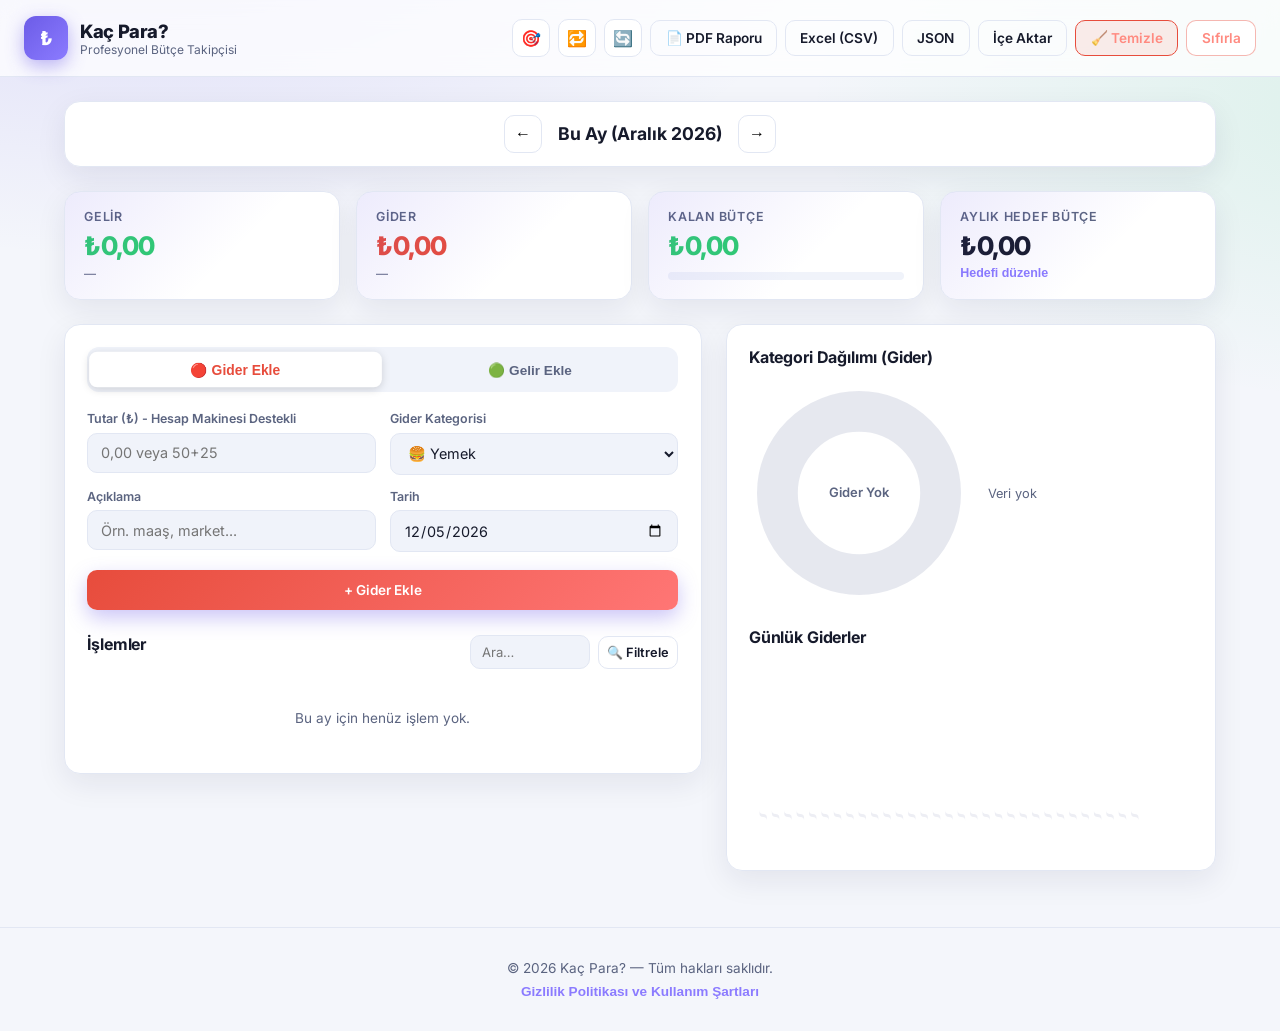
<file: kac-para/index.html>
<!DOCTYPE html>
<html lang="tr">
<head>
  <meta charset="UTF-8" />
  <meta name="viewport" content="width=device-width, initial-scale=1.0, maximum-scale=1.0, user-scalable=no" />
  <title>Kaç Para? — Profesyonel Bütçe Takipçisi</title>
  
  <meta name="theme-color" content="#0f1220" />
  <meta name="mobile-web-app-capable" content="yes" />
  <meta name="apple-mobile-web-app-status-bar-style" content="black-translucent" />
  
  <link rel="icon" type="image/png" href="icon-192.png" />
  <link rel="apple-touch-icon" href="icon-192.png" />
  <link rel="manifest" href="manifest.json" />

  <link rel="preconnect" href="https://fonts.googleapis.com" />
  <link rel="preconnect" href="https://fonts.gstatic.com" crossorigin />
  <link href="https://fonts.googleapis.com/css2?family=Inter:wght@400;500;600;700;800&display=swap" rel="stylesheet" />
  <link rel="stylesheet" href="style.css" />
</head>
<body>
  <header class="topbar">
    <div class="brand">
      <div class="brand-icon">₺</div>
      <div>
        <h1>Kaç Para?</h1>
        <p class="brand-sub">Profesyonel Bütçe Takipçisi</p>
      </div>
    </div>
    <div class="topbar-actions">
      <button id="limitsBtn" class="icon-btn" title="Kategori Limitleri">🎯</button>
      <button id="recurringBtn" class="icon-btn" title="Tekrarlayan Ödemeler">🔁</button>
      <button id="themeToggle" class="icon-btn" title="Tema (Otomatik/Karanlık/Aydınlık)">🔄</button>
      <button id="exportPdfBtn" class="btn btn-ghost">📄 PDF Raporu</button>
      <button id="exportCsvBtn" class="btn btn-ghost">Excel (CSV)</button>
      <button id="exportBtn" class="btn btn-ghost">JSON</button>
      <label class="btn btn-ghost">
        İçe Aktar
        <input type="file" id="importInput" accept="application/json" hidden />
      </label>
      <button id="cleanupBtn" class="btn btn-danger" style="background: rgba(231,76,60,0.1); border: 1px solid var(--red);" title="Eski verileri temizle">🧹 Temizle</button>
      <button id="resetBtn" class="btn btn-danger">Sıfırla</button>
    </div>
  </header>

  <main class="container">
    <div id="installBanner" class="install-banner hidden">
      <p>📱 Bu uygulamayı telefonuna kurmak ister misin?</p>
      <button type="button" id="installBtn" class="btn btn-primary">Hemen Kur</button>
    </div>

    <div class="month-selector">
      <button id="prevMonthBtn" class="icon-btn" title="Önceki Ay">←</button>
      <span id="currentMonthLabel">Bu Ay</span>
      <button id="nextMonthBtn" class="icon-btn" title="Sonraki Ay">→</button>
    </div>

    <section class="stats">
      <div class="stat-card">
        <span class="stat-label">Gelir</span>
        <span class="stat-value text-green" id="statIncome">₺0,00</span>
        <span class="stat-hint" id="statIncomeTrend">—</span>
      </div>
      <div class="stat-card">
        <span class="stat-label">Gider</span>
        <span class="stat-value text-red" id="statExpense">₺0,00</span>
        <span class="stat-hint" id="statExpenseTrend">—</span>
      </div>
      <div class="stat-card">
        <span class="stat-label">Kalan Bütçe</span>
        <span class="stat-value" id="statRemaining">₺0,00</span>
        <div class="progress"><div class="progress-bar" id="budgetBar"></div></div>
      </div>
      <div class="stat-card">
        <span class="stat-label">Aylık Hedef Bütçe</span>
        <span class="stat-value" id="statBudget">₺0,00</span>
        <button class="link-btn" id="editBudgetBtn">Hedefi düzenle</button>
      </div>
    </section>

    <section class="grid">
      <div class="panel">
        <div class="type-switch" id="typeSwitch">
          <button type="button" class="switch-btn active" data-type="expense">🔴 Gider Ekle</button>
          <button type="button" class="switch-btn" data-type="income">🟢 Gelir Ekle</button>
        </div>

        <form id="expenseForm" class="form">
          <div class="form-row">
            <div class="field">
              <label for="amount">Tutar (₺) - Hesap Makinesi Destekli</label>
              <input type="text" id="amount" inputmode="decimal" placeholder="0,00 veya 50+25" autocomplete="off" required />
            </div>
            <div class="field">
              <label for="category" id="categoryLabel">Kategori</label>
              <select id="category" required></select>
            </div>
          </div>
          <div class="form-row">
            <div class="field">
              <label for="note">Açıklama</label>
              <input type="text" id="note" maxlength="60" placeholder="Örn. maaş, market..." autocomplete="off" />
            </div>
            <div class="field">
              <label for="date">Tarih</label>
              <input type="date" id="date" required />
            </div>
          </div>
          <button type="submit" class="btn btn-primary btn-block" id="submitBtn">+ Gider Ekle</button>
        </form>

        <div class="list-header">
          <h2 class="panel-title">İşlemler</h2>
          <div style="display:flex; gap:0.5rem; align-items:center;">
            <input type="search" id="searchInput" class="search" placeholder="Ara…" autocomplete="off" style="max-width: 120px;" />
            <button id="filterToggleBtn" class="btn btn-ghost" style="padding: 0.5rem; font-size: 0.8rem;" title="Filtrele">🔍 Filtrele</button>
          </div>
        </div>

        <div id="filterPanel" class="filter-panel hidden">
          <div class="field">
            <label>İşlem Türü</label>
            <select id="filterType">
              <option value="all">Tümü</option>
              <option value="expense">Sadece Giderler</option>
              <option value="income">Sadece Gelirler</option>
            </select>
          </div>
          <div class="field">
            <label>Sıralama</label>
            <select id="filterSort">
              <option value="date-desc">Tarih (En Yeni)</option>
              <option value="date-asc">Tarih (En Eski)</option>
              <option value="amount-desc">Tutar (En Yüksek)</option>
              <option value="amount-asc">Tutar (En Düşük)</option>
            </select>
          </div>
        </div>

        <ul id="expenseList" class="expense-list"></ul>
        <p id="emptyState" class="empty">Bu ay için henüz işlem yok.</p>
      </div>

      <div class="panel">
        <h2 class="panel-title">Kategori Dağılımı (Gider)</h2>
        <div class="donut-wrap">
          <canvas id="donutChart" width="220" height="220"></canvas>
          <div id="donutLegend" class="donut-legend"></div>
        </div>

        <h2 class="panel-title" style="margin-top:1.5rem">Günlük Giderler</h2>
        <canvas id="barChart" width="400" height="180"></canvas>
      </div>
    </section>
  </main>

  <footer class="footer">
    <p>© 2026 Kaç Para? — Tüm hakları saklıdır.</p>
    <button id="privacyBtn" class="link-btn">Gizlilik Politikası ve Kullanım Şartları</button>
  </footer>

  <!-- MODALLAR -->
  <div id="budgetModal" class="modal" hidden>
    <div class="modal-box">
      <h3>Aylık Hedef Bütçe</h3>
      <p class="modal-desc">Seçili ay için ulaşmak istediğin hedefi belirle.</p>
      <input type="number" id="budgetInput" min="0" step="100" placeholder="Örn. 5000" />
      <div class="modal-actions">
        <button type="button" class="btn btn-ghost" id="budgetCancel">İptal</button>
        <button type="button" class="btn btn-primary" id="budgetSave">Kaydet</button>
      </div>
    </div>
  </div>

  <div id="recurringModal" class="modal" hidden>
    <div class="modal-box" style="width: min(92vw, 500px);">
      <h3>🔁 Tekrarlayan Ödemeler</h3>
      <p class="modal-desc">Her ay otomatik olarak harcamalara eklenecek sabit giderler.</p>
      <form id="recurringForm" class="form" style="margin-bottom: 1rem;">
        <div class="form-row">
          <div class="field">
            <label>Açıklama</label>
            <input type="text" id="recName" placeholder="Örn. Netflix, Kira" required autocomplete="off" />
          </div>
          <div class="field">
            <label>Tutar (₺)</label>
            <input type="number" id="recAmount" min="1" step="1" placeholder="0" required />
          </div>
        </div>
        <div class="form-row">
          <div class="field">
            <label>Kategori</label>
            <select id="recCategory" required></select>
          </div>
          <div class="field">
            <label>Her ayın kaçında?</label>
            <input type="number" id="recDay" min="1" max="31" value="1" required />
          </div>
        </div>
        <button type="submit" class="btn btn-primary btn-block" style="background: var(--primary);">+ Ekle</button>
      </form>
      <ul id="recurringList" class="expense-list" style="max-height: 200px; margin-top: 0;"></ul>
      <p id="emptyRecurring" class="empty" style="padding: 1rem 0;">Henüz tekrarlayan ödeme yok.</p>
      <div class="modal-actions" style="margin-top: 1rem;">
        <button type="button" class="btn btn-ghost btn-block" id="recurringClose">Kapat</button>
      </div>
    </div>
  </div>

  <div id="limitsModal" class="modal" hidden>
    <div class="modal-box" style="width: min(92vw, 500px);">
      <h3>🎯 Kategori Limitleri</h3>
      <p class="modal-desc">Belirli bir kategori için aylık harcama limiti koy. Aşarsan uyarı verir.</p>
      <form id="limitsForm" class="form" style="margin-bottom: 1rem;">
        <div class="form-row">
          <div class="field">
            <label>Kategori</label>
            <select id="limitCategory" required></select>
          </div>
          <div class="field">
            <label>Limit (₺)</label>
            <input type="number" id="limitAmount" min="1" step="1" placeholder="Örn. 3000" required />
          </div>
        </div>
        <button type="submit" class="btn btn-primary btn-block" style="background: var(--primary);">+ Limit Ekle</button>
      </form>
      <ul id="limitsList" class="expense-list" style="max-height: 200px; margin-top: 0;"></ul>
      <p id="emptyLimits" class="empty" style="padding: 1rem 0;">Henüz limit yok.</p>
      <div class="modal-actions" style="margin-top: 1rem;">
        <button type="button" class="btn btn-ghost btn-block" id="limitsClose">Kapat</button>
      </div>
    </div>
  </div>

  <div id="cleanupModal" class="modal" hidden>
    <div class="modal-box">
      <h3>🧹 Veri Temizliği</h3>
      <p class="modal-desc">Uygulamayı şişiren eski verileri tek tıkla temizleyin.</p>
      <div class="field" style="margin-bottom: 1rem;">
        <label>Ne kadarlık veri silinsin?</label>
        <select id="cleanupRange">
          <option value="1">1 aydan eski verileri sil</option>
          <option value="3">3 aydan eski verileri sil</option>
          <option value="6">6 aydan eski verileri sil</option>
          <option value="12">1 yıldan eski verileri sil</option>
        </select>
      </div>
      <div class="modal-actions" style="margin-top: 1rem;">
        <button type="button" class="btn btn-ghost" id="cleanupCancel">İptal</button>
        <button type="button" class="btn btn-danger" id="cleanupConfirm" style="background: var(--red); border: none;">Temizle</button>
      </div>
    </div>
  </div>

  <!-- GİZLİLİK POLİTİKASI MODAL -->
  <div id="privacyModal" class="modal" hidden>
    <div class="modal-box" style="width: min(92vw, 600px); max-height: 80vh; overflow-y: auto;">
      <h3>Gizlilik Politikası ve Kullanım Şartları</h3>
      <p class="modal-desc" style="margin-top: 1rem;">
        <strong>1. Veri Saklama:</strong> "Kaç Para?" uygulamasına girdiğiniz tüm finansal veriler (gelir, gider, bütçe vb.) sadece <strong>kendi tarayıcınızın yerel hafızasında (localStorage)</strong> saklanır. Hiçbir sunucuya, veritabanına veya üçüncü şahsa gönderilmez, kaydedilmez.
      </p>
      <p class="modal-desc">
        <strong>2. Çerezler:</strong> Uygulama, deneyiminizi iyileştirmek için herhangi bir takip çerezi kullanmaz.
      </p>
      <p class="modal-desc">
        <strong>3. Veri Kaybı:</strong> Tarayıcı verilerinizi (geçmiş, çerezler vb.) temizlerseniz veya uygulamayı silerseniz, bütçe verileriniz de kalıcı olarak silinir. Verilerinizi kaybetmemek için sağ üstteki "JSON" butonu ile yedek almanız önerilir.
      </p>
      <p class="modal-desc">
        <strong>4. Sorumluluk:</strong> Bu uygulama tamamen ücretsiz ve açık kaynaklı bir araçtır. Finansal kararlarınızdan doğacak sonuçlardan kullanıcı sorumludur.
      </p>
      <div class="modal-actions" style="margin-top: 1rem;">
        <button type="button" class="btn btn-primary btn-block" id="privacyClose">Anladım, Kapat</button>
      </div>
    </div>
  </div>

  <!-- GİZLİ PDF RAPOR ŞABLONU -->
  <div id="pdfTemplate" class="pdf-container" hidden>
    <div class="pdf-header">
      <h1>Kaç Para? — Bütçe Raporu</h1>
      <p id="pdfMonthLabel">Kasım 2026</p>
    </div>
    <div class="pdf-summary">
      <div><strong>Gelir:</strong> <span id="pdfIncome">0</span></div>
      <div><strong>Gider:</strong> <span id="pdfExpense">0</span></div>
      <div><strong>Kalan:</strong> <span id="pdfRemaining">0</span></div>
    </div>
    <table class="pdf-table">
      <thead>
        <tr>
          <th>Tarih</th>
          <th>Tür</th>
          <th>Kategori</th>
          <th>Açıklama</th>
          <th style="text-align: right;">Tutar</th>
        </tr>
      </thead>
      <tbody id="pdfTableBody"></tbody>
    </table>
  </div>

  <div id="toast" class="toast" hidden></div>
  <script src="script.js"></script>
</body>
</html>
</file>
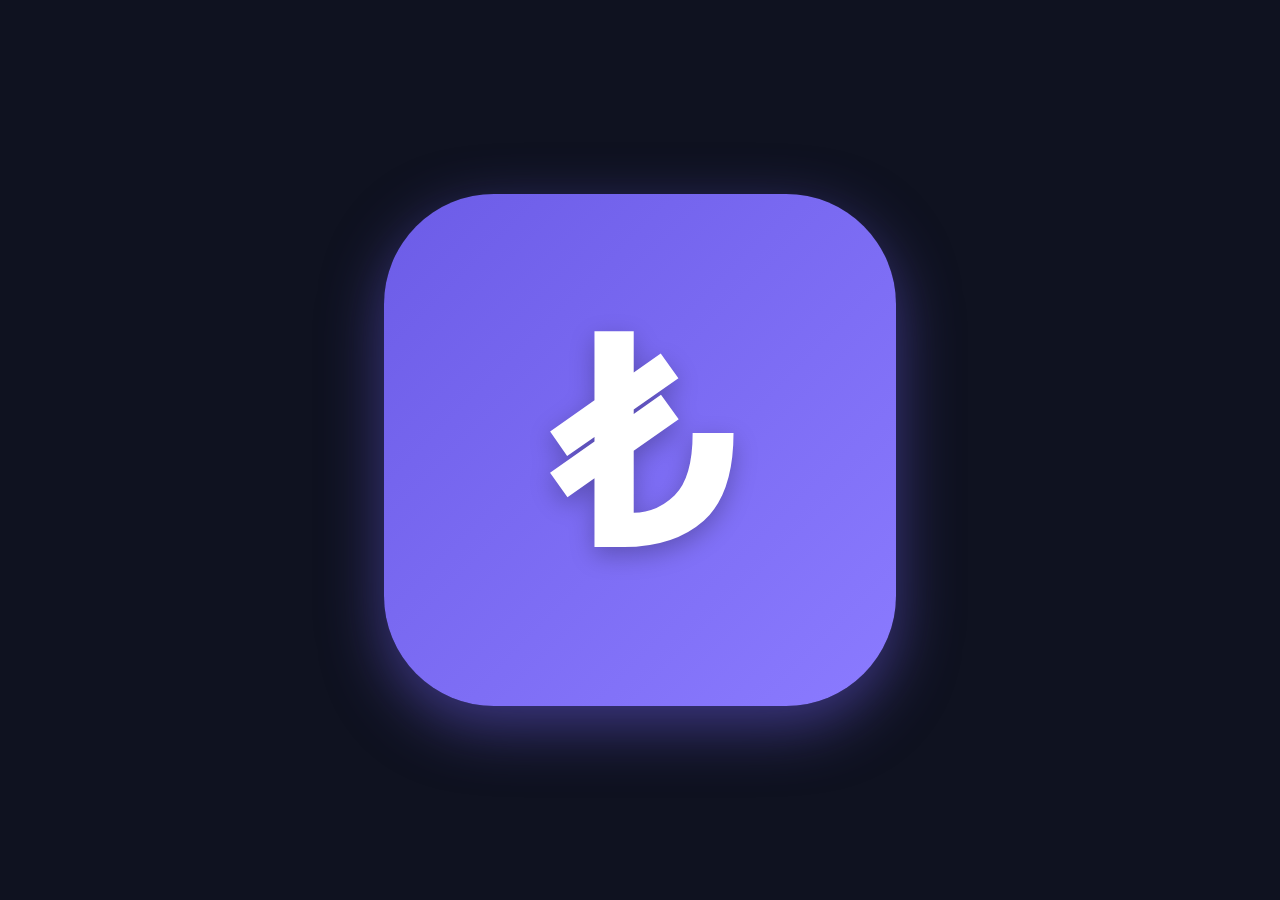
<file: kac-para/logo.html>
<!DOCTYPE html>
<html lang="tr">
<head>
  <meta charset="UTF-8" />
  <title>Kaç Para? Logo</title>
  <style>
    body {
      background: #0f1220;
      display: flex;
      align-items: center;
      justify-content: center;
      height: 100vh;
      margin: 0;
      font-family: 'Inter', sans-serif;
    }
    .logo {
      width: 512px;
      height: 512px;
      background: linear-gradient(135deg, #6c5ce7, #8b7bff);
      border-radius: 110px;
      display: flex;
      align-items: center;
      justify-content: center;
      box-shadow: 0 20px 60px rgba(108, 92, 231, 0.5);
    }
    .logo span {
      font-size: 280px;
      font-weight: 800;
      color: #fff;
      text-shadow: 0 8px 24px rgba(0, 0, 0, 0.25);
      font-family: Arial, sans-serif;
      line-height: 1;
    }
  </style>
</head>
<body>
  <div class="logo" id="logo">
    <span>₺</span>
  </div>

  <script>
    // PNG olarak indirme butonu (opsiyonel)
    document.getElementById('logo').addEventListener('click', () => {
      const canvas = document.createElement('canvas');
      canvas.width = 512;
      canvas.height = 512;
      const ctx = canvas.getContext('2d');

      // Arka plan gradyanı
      const grad = ctx.createLinearGradient(0, 0, 512, 512);
      grad.addColorStop(0, '#6c5ce7');
      grad.addColorStop(1, '#8b7bff');
      ctx.fillStyle = grad;
      // Yuvarlatılmış kare
      roundRect(ctx, 0, 0, 512, 512, 110);
      ctx.fill();

      // ₺ sembolü
      ctx.fillStyle = '#fff';
      ctx.font = '800 280px Arial, sans-serif';
      ctx.textAlign = 'center';
      ctx.textBaseline = 'middle';
      ctx.fillText('₺', 256, 270);

      // İndir
      const link = document.createElement('a');
      link.download = 'icon-512.png';
      link.href = canvas.toDataURL('image/png');
      link.click();
    });

    function roundRect(ctx, x, y, w, h, r) {
      ctx.beginPath();
      ctx.moveTo(x + r, y);
      ctx.arcTo(x + w, y, x + w, y + h, r);
      ctx.arcTo(x + w, y + h, x, y + h, r);
      ctx.arcTo(x, y + h, x, y, r);
      ctx.arcTo(x, y, x + w, y, r);
      ctx.closePath();
    }
  </script>
</body>
</html>
</file>
<file: kac-para/style.css>
:root {
  --bg: #0f1220;
  --bg-soft: #171b2e;
  --panel: #1c2138;
  --panel-2: #232a45;
  --text: #eef1ff;
  --muted: #9aa3c0;
  --border: #2a3150;
  --primary: #6c5ce7;
  --primary-2: #8b7bff;
  --green: #2ecc71;
  --yellow: #f1c40f;
  --red: #e74c3c;
  --radius: 16px;
  --shadow: 0 10px 30px rgba(0,0,0,.35);
  --font: 'Inter', system-ui, -apple-system, sans-serif;
}

[data-theme="light"] {
  --bg: #f4f6fb;
  --bg-soft: #ffffff;
  --panel: #ffffff;
  --panel-2: #f0f3fa;
  --text: #161a2b;
  --muted: #5b6480;
  --border: #e2e7f3;
  --shadow: 0 10px 30px rgba(20,30,60,.08);
}

* { box-sizing: border-box; margin: 0; padding: 0; }

body {
  font-family: var(--font);
  background: radial-gradient(1200px 600px at 10% -10%, rgba(108,92,231,.18), transparent 60%),
              radial-gradient(1000px 500px at 110% 10%, rgba(46,204,113,.12), transparent 60%),
              var(--bg);
  color: var(--text);
  min-height: 100vh;
  transition: background .3s, color .3s;
  overflow-x: hidden;
}

@keyframes slideUp {
  from { opacity: 0; transform: translateY(15px); }
  to { opacity: 1; transform: translateY(0); }
}
@keyframes fadeIn {
  from { opacity: 0; }
  to { opacity: 1; }
}
@keyframes popIn {
  0% { opacity: 0; transform: scale(0.95); }
  100% { opacity: 1; transform: scale(1); }
}
@keyframes pulseGlow {
  0% { box-shadow: 0 0 0 0 rgba(231, 76, 60, 0.4); }
  70% { box-shadow: 0 0 0 6px rgba(231, 76, 60, 0); }
  100% { box-shadow: 0 0 0 0 rgba(231, 76, 60, 0); }
}

.topbar {
  display: flex;
  justify-content: space-between;
  align-items: center;
  gap: 1rem;
  padding: 1rem 1.5rem;
  background: rgba(23,27,46,.7);
  backdrop-filter: blur(12px);
  border-bottom: 1px solid var(--border);
  position: sticky;
  top: 0;
  z-index: 20;
  flex-wrap: wrap;
  animation: fadeIn 0.5s ease;
}
[data-theme="light"] .topbar { background: rgba(255,255,255,.75); }

.brand { display: flex; align-items: center; gap: .75rem; }
.brand-icon {
  width: 44px; height: 44px;
  display: grid; place-items: center;
  border-radius: 12px;
  background: linear-gradient(135deg, var(--primary), var(--primary-2));
  font-weight: 800; font-size: 1.2rem; color: #fff;
  box-shadow: 0 6px 18px rgba(108,92,231,.45);
  transition: transform 0.3s ease;
}
.brand:hover .brand-icon { transform: rotate(-10deg) scale(1.05); }
.brand h1 { font-size: 1.15rem; font-weight: 800; letter-spacing: -.02em; }
.brand-sub { font-size: .75rem; color: var(--muted); }
.topbar-actions { display: flex; gap: .5rem; flex-wrap: wrap; align-items: center; }

.btn {
  border: 1px solid var(--border);
  background: var(--panel);
  color: var(--text);
  padding: .55rem .9rem;
  border-radius: 10px;
  font: inherit;
  font-size: .85rem;
  font-weight: 600;
  cursor: pointer;
  transition: all .2s cubic-bezier(0.4, 0, 0.2, 1);
  display: inline-flex; align-items: center; gap: .4rem;
}
.btn:hover { transform: translateY(-2px); border-color: var(--primary); box-shadow: 0 4px 12px rgba(0,0,0,0.1); }
.btn:active { transform: translateY(0); }
.btn-primary {
  background: linear-gradient(135deg, var(--primary), var(--primary-2));
  border: none; color: #fff;
  box-shadow: 0 8px 20px rgba(108,92,231,.35);
}
.btn-primary:hover { filter: brightness(1.1); box-shadow: 0 10px 25px rgba(108,92,231,.5); }
.btn-danger { color: #ff8a80; border-color: rgba(231,76,60,.4); }
.btn-danger:hover { background: rgba(231,76,60,.12); border-color: var(--red); }
.btn-ghost { background: transparent; }
.btn-block { width: 100%; justify-content: center; padding: .75rem; margin-top: .25rem; }
.icon-btn {
  width: 38px; height: 38px; border-radius: 10px;
  border: 1px solid var(--border); background: var(--panel);
  cursor: pointer; font-size: 1rem;
  display: grid; place-items: center;
  transition: all 0.2s;
}
.icon-btn:hover { border-color: var(--primary); transform: translateY(-2px); }
.link-btn {
  background: none; border: none; color: var(--primary-2);
  font-size: .78rem; cursor: pointer; padding: 0; text-align: left;
  font-weight: 600; transition: color 0.2s;
}
.link-btn:hover { text-decoration: underline; color: var(--primary); }

.container { max-width: 1200px; margin: 0 auto; padding: 1.5rem; }

.stats {
  display: grid;
  grid-template-columns: repeat(4, 1fr);
  gap: 1rem;
  margin-bottom: 1.5rem;
  animation: slideUp 0.5s ease both;
}
.stat-card {
  background: var(--panel);
  border: 1px solid var(--border);
  border-radius: var(--radius);
  padding: 1.1rem 1.2rem;
  display: flex; flex-direction: column; gap: .35rem;
  box-shadow: var(--shadow);
  position: relative; overflow: hidden;
  transition: transform 0.3s ease, box-shadow 0.3s ease;
}
.stat-card:hover { transform: translateY(-4px); box-shadow: 0 15px 35px rgba(0,0,0,0.2); }
.stat-card::before {
  content: ''; position: absolute; inset: 0;
  background: linear-gradient(135deg, rgba(108,92,231,.12), transparent 60%);
  pointer-events: none;
}
.stat-label { font-size: .78rem; color: var(--muted); font-weight: 600; text-transform: uppercase; letter-spacing: .06em; }
.stat-value { font-size: 1.6rem; font-weight: 800; letter-spacing: -.02em; }
.stat-hint { font-size: .75rem; color: var(--muted); }
.progress { height: 8px; background: var(--panel-2); border-radius: 99px; overflow: hidden; margin-top: .35rem; }
.progress-bar { height: 100%; width: 0%; background: var(--green); border-radius: 99px; transition: width 0.8s cubic-bezier(0.4, 0, 0.2, 1), background .3s; }

.grid { display: grid; grid-template-columns: 1.3fr 1fr; gap: 1.5rem; align-items: start; }
.panel {
  background: var(--panel);
  border: 1px solid var(--border);
  border-radius: var(--radius);
  padding: 1.4rem;
  box-shadow: var(--shadow);
  animation: slideUp 0.6s ease both;
}
.panel:nth-child(2) { animation-delay: 0.1s; }
.panel-title { font-size: 1rem; font-weight: 700; margin-bottom: 1rem; letter-spacing: -.01em; }

.form { display: flex; flex-direction: column; gap: .9rem; }
.form-row { display: grid; grid-template-columns: 1fr 1fr; gap: .9rem; }
.field { display: flex; flex-direction: column; gap: .4rem; }
.field label { font-size: .78rem; color: var(--muted); font-weight: 600; }
.field input, .field select, .search, #budgetInput, #recName, #recAmount, #recDay, #limitAmount {
  background: var(--panel-2);
  border: 1px solid var(--border);
  color: var(--text);
  padding: .65rem .8rem;
  border-radius: 10px;
  font: inherit;
  font-size: .9rem;
  outline: none;
  transition: all .2s;
  width: 100%;
}
.field input:focus, .field select:focus, .search:focus, #budgetInput:focus {
  border-color: var(--primary);
  box-shadow: 0 0 0 3px rgba(108,92,231,.2);
  background: var(--panel);
}

/* FİLTRE PANELİ */
.filter-panel {
  display: flex;
  gap: 1rem;
  background: var(--panel-2);
  padding: 1rem;
  border-radius: 10px;
  margin-bottom: 1rem;
  border: 1px solid var(--border);
  animation: slideUp 0.3s ease;
}
.filter-panel .field { flex: 1; margin: 0; }
.filter-panel select { padding: 0.5rem; font-size: 0.8rem; }

.type-switch {
  display: flex;
  gap: 0.5rem;
  margin-bottom: 1.2rem;
  background: var(--panel-2);
  padding: 0.3rem;
  border-radius: 12px;
}
.switch-btn {
  flex: 1;
  padding: 0.6rem;
  border: none;
  background: transparent;
  color: var(--muted);
  font-weight: 600;
  font-size: 0.85rem;
  border-radius: 8px;
  cursor: pointer;
  transition: all 0.3s cubic-bezier(0.4, 0, 0.2, 1);
}
.switch-btn.active {
  background: var(--panel);
  color: var(--text);
  box-shadow: 0 2px 8px rgba(0,0,0,0.15);
  transform: scale(1.02);
}
.switch-btn[data-type="income"].active { color: var(--green); }
.switch-btn[data-type="expense"].active { color: var(--red); }

.text-green { color: var(--green) !important; }
.text-red { color: var(--red) !important; }
.expense-amount.income { color: var(--green) !important; }
.expense-amount.expense { color: var(--red) !important; }

.list-header { display: flex; justify-content: space-between; align-items: center; margin-top: 1.5rem; gap: .75rem; }
.search { max-width: 160px; padding: .5rem .7rem; font-size: .82rem; }
.expense-list { list-style: none; display: flex; flex-direction: column; gap: .5rem; margin-top: 1rem; max-height: 360px; overflow-y: auto; padding-right: .25rem; }
.expense-list::-webkit-scrollbar { width: 6px; }
.expense-list::-webkit-scrollbar-thumb { background: var(--border); border-radius: 99px; }

.expense-item {
  display: flex; align-items: center; gap: .75rem;
  padding: .7rem .8rem;
  background: var(--panel-2);
  border: 1px solid var(--border);
  border-radius: 12px;
  animation: slideUp 0.4s ease both;
  transition: transform 0.2s, background 0.2s;
}
.expense-item:hover {
  transform: translateX(4px);
  background: var(--panel);
  border-color: var(--primary);
}
.expense-emoji { font-size: 1.2rem; }
.expense-info { flex: 1; display: flex; flex-direction: column; gap: .1rem; min-width: 0; }
.expense-note { font-size: .88rem; font-weight: 600; white-space: nowrap; overflow: hidden; text-overflow: ellipsis; }
.expense-meta { font-size: .72rem; color: var(--muted); }
.expense-amount { font-weight: 700; font-size: .95rem; white-space: nowrap; }
.del-btn, .del-limit-btn {
  background: none; border: none; cursor: pointer;
  color: var(--muted); font-size: 1rem; padding: .25rem;
  border-radius: 6px; transition: all .2s;
}
.del-btn:hover, .del-limit-btn:hover { color: var(--red); background: rgba(231,76,60,.12); transform: scale(1.1); }
.empty { text-align: center; color: var(--muted); font-size: .85rem; padding: 1.5rem 0; animation: fadeIn 0.5s ease; }

.limit-warning {
  color: var(--red) !important;
  font-weight: 700;
  animation: pulseGlow 1.5s infinite;
  border-radius: 4px;
}

.donut-wrap { display: flex; align-items: center; gap: 1.2rem; flex-wrap: wrap; }
.donut-legend { display: flex; flex-direction: column; gap: .45rem; flex: 1; min-width: 140px; }
.legend-item { display: flex; align-items: center; gap: .5rem; font-size: .82rem; animation: slideUp 0.3s ease both; }
.legend-dot { width: 10px; height: 10px; border-radius: 50%; flex-shrink: 0; }
.legend-name { flex: 1; color: var(--muted); }
.legend-value { font-weight: 700; }

.modal {
  position: fixed; inset: 0; z-index: 50;
  background: rgba(0,0,0,.6);
  display: grid; place-items: center;
  backdrop-filter: blur(6px);
  animation: fadeIn .25s ease;
}
.modal-box {
  background: var(--panel);
  border: 1px solid var(--border);
  border-radius: var(--radius);
  padding: 1.6rem;
  width: min(92vw, 380px);
  box-shadow: 0 25px 50px -12px rgba(0, 0, 0, 0.5);
  animation: popIn 0.3s cubic-bezier(0.175, 0.885, 0.32, 1.275);
}
.modal-box h3 { font-size: 1.1rem; margin-bottom: .4rem; }
.modal-desc { font-size: .82rem; color: var(--muted); margin-bottom: 1rem; }
.modal-actions { display: flex; gap: .6rem; justify-content: flex-end; margin-top: 1rem; }

.toast {
  position: fixed; bottom: 1.5rem; left: 50%; transform: translateX(-50%) translateY(20px);
  background: var(--panel); border: 1px solid var(--border);
  padding: .7rem 1.2rem; border-radius: 12px;
  font-size: .85rem; font-weight: 600;
  box-shadow: var(--shadow);
  opacity: 0; transition: opacity .25s, transform .25s;
  z-index: 9999;
  display: flex;
  align-items: center;
  justify-content: space-between;
  gap: 1rem;
  min-width: 250px;
  pointer-events: none;
}

.toast.show { 
  opacity: 1; 
  transform: translateX(-50%) translateY(0); 
  pointer-events: auto !important; 
}
.toast.success { border-color: var(--green); color: var(--green); }
.toast.error { border-color: var(--red); color: #ff8a80; }

#toastActionBtn {
  pointer-events: auto !important;
  cursor: pointer !important;
  transition: all 0.2s ease;
  white-space: nowrap;
}
#toastActionBtn:hover { filter: brightness(1.2); transform: scale(1.05); }

.install-banner {
  display: flex;
  align-items: center;
  justify-content: space-between;
  background: linear-gradient(135deg, rgba(108,92,231,0.15), rgba(139,123,255,0.15));
  border: 1px solid var(--primary);
  padding: 0.8rem 1.2rem;
  border-radius: var(--radius);
  margin-bottom: 1.5rem;
  gap: 1rem;
  animation: slideUp 0.4s ease;
}
.install-banner p { font-size: 0.9rem; font-weight: 600; margin: 0; }
.install-banner .btn { padding: 0.4rem 1rem; font-size: 0.8rem; white-space: nowrap; }

.month-selector {
  display: flex;
  align-items: center;
  justify-content: center;
  gap: 1rem;
  margin-bottom: 1.5rem;
  background: var(--panel);
  padding: 0.8rem;
  border-radius: var(--radius);
  border: 1px solid var(--border);
  box-shadow: var(--shadow);
  animation: slideUp 0.4s ease both;
}
#currentMonthLabel { font-weight: 700; font-size: 1.1rem; min-width: 150px; text-align: center; color: var(--text); }

@media (display-mode: standalone) {
  body {
    padding-top: env(safe-area-inset-top);
    padding-bottom: env(safe-area-inset-bottom);
  }
}

[hidden], .hidden { display: none !important; }

/* PDF YAZDIRMA STİLLERİ */
@media print {
  body * {
    visibility: hidden;
  }
  #pdfTemplate, #pdfTemplate * {
    visibility: visible;
  }
  #pdfTemplate {
    position: absolute;
    left: 0;
    top: 0;
    width: 100%;
    display: block !important;
    color: #000;
    background: #fff;
  }
  .pdf-header { text-align: center; margin-bottom: 2rem; }
  .pdf-header h1 { font-size: 24px; margin-bottom: 0.5rem; }
  .pdf-summary { display: flex; justify-content: space-around; margin-bottom: 2rem; font-size: 16px; }
  .pdf-table { width: 100%; border-collapse: collapse; margin-top: 1rem; }
  .pdf-table th, .pdf-table td { border: 1px solid #ddd; padding: 8px; text-align: left; font-size: 14px; }
  .pdf-table th { background-color: #f2f2f2; }
}

@media (max-width: 900px) {
  .stats { grid-template-columns: repeat(2, 1fr); }
  .grid { grid-template-columns: 1fr; }
}
@media (max-width: 560px) {
  .stats { grid-template-columns: 1fr; }
  .form-row { grid-template-columns: 1fr; }
  .topbar { padding: .8rem 1rem; }
  .container { padding: 1rem; }
  .brand-sub { display: none; }
}

/* FOOTER (ALT BİLGİ) */
.footer {
  text-align: center;
  padding: 2rem 1rem;
  margin-top: 2rem;
  border-top: 1px solid var(--border);
  color: var(--muted);
  font-size: 0.85rem;
  display: flex;
  flex-direction: column;
  align-items: center;
  gap: 0.5rem;
  animation: fadeIn 1s ease;
}

.footer .link-btn {
  font-size: 0.85rem;
  color: var(--primary-2);
}
</file>
